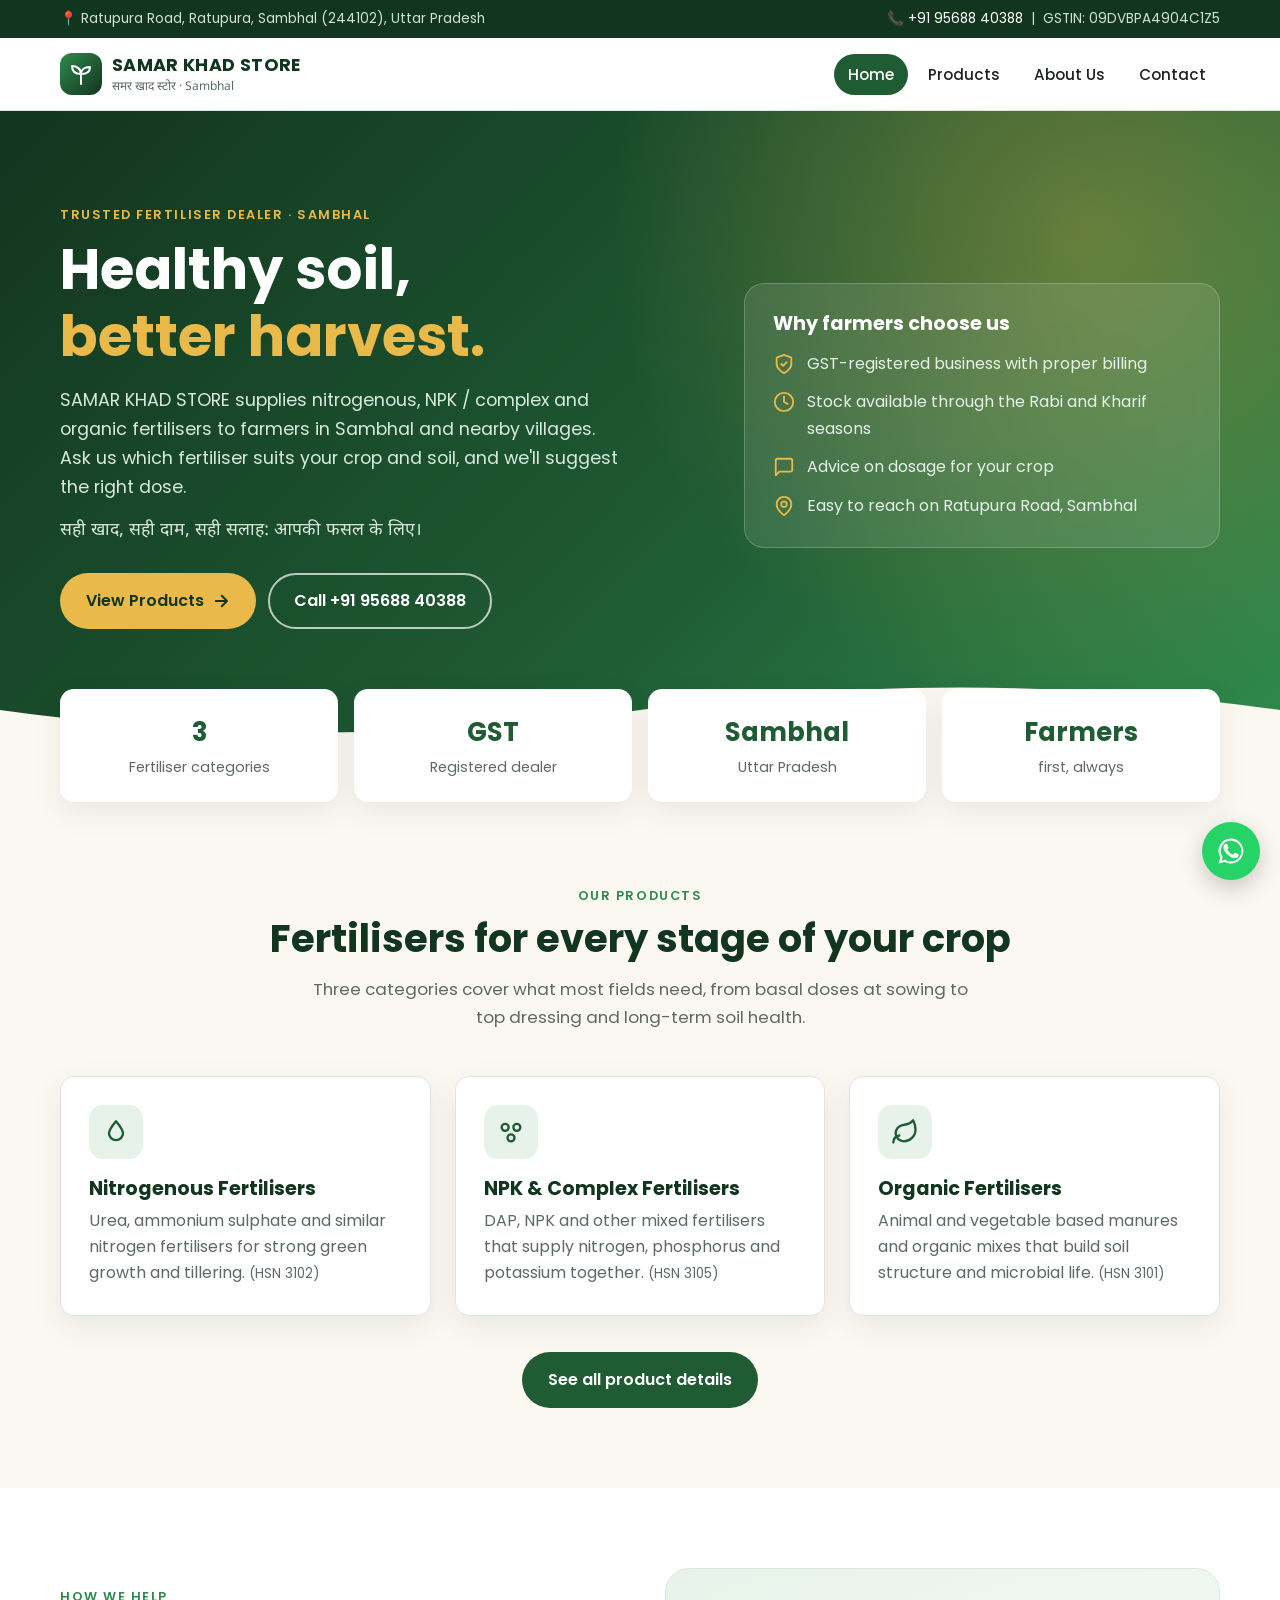
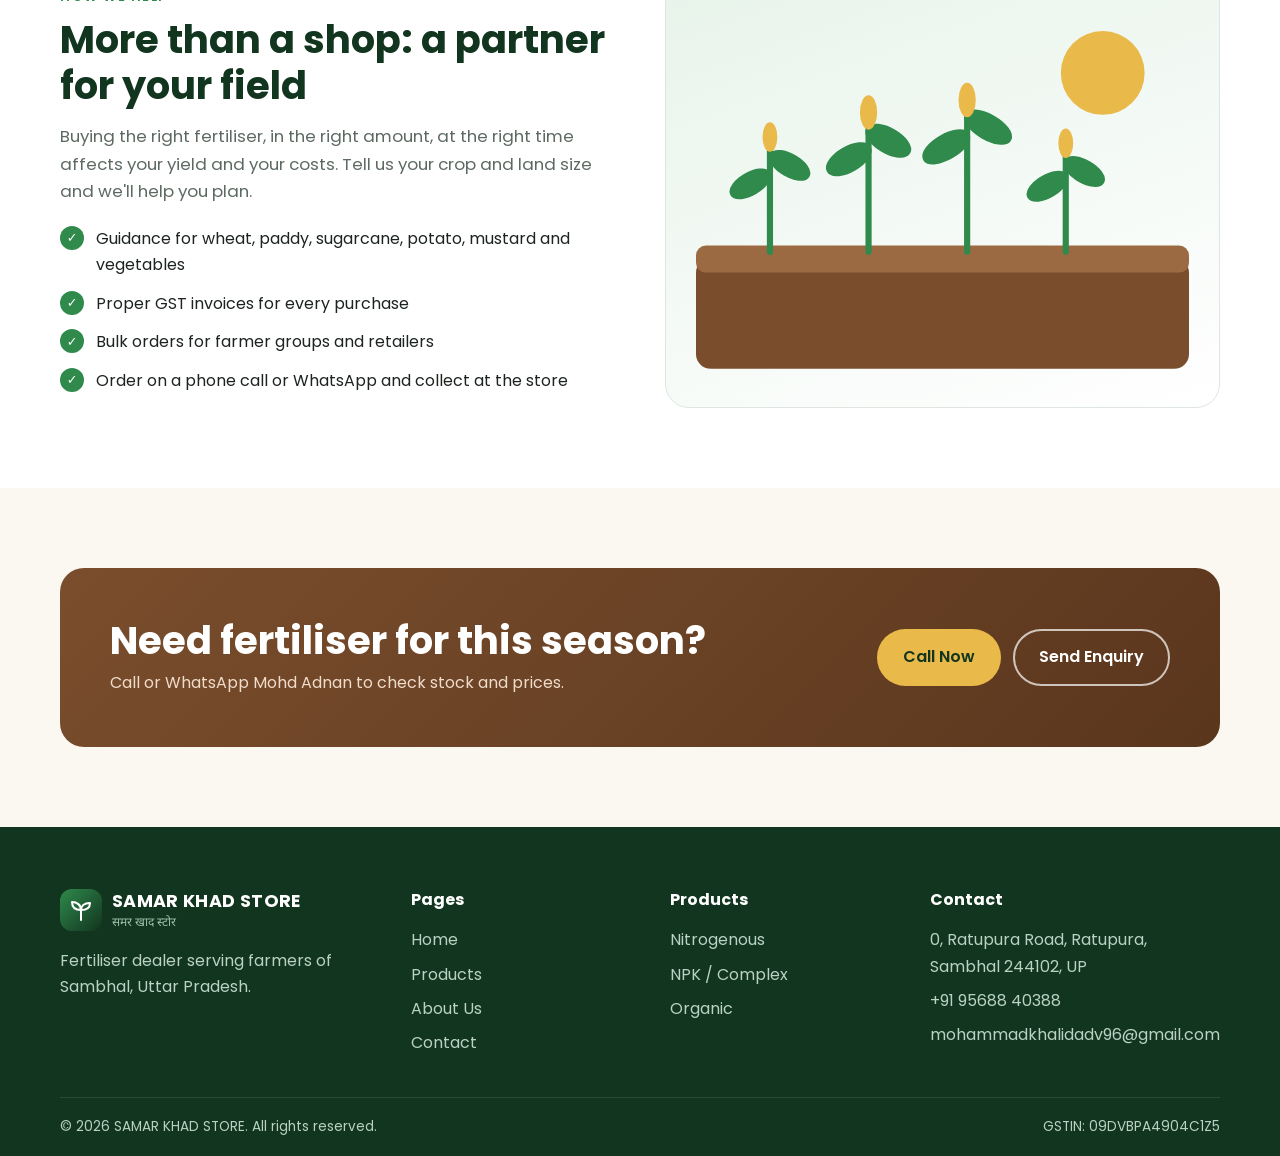
<file: index.html>
<!DOCTYPE html>
<html lang="en">
<head>
  <meta charset="UTF-8">
  <meta name="viewport" content="width=device-width, initial-scale=1.0">
  <title>SAMAR KHAD STORE | Fertiliser Shop in Sambhal, Uttar Pradesh</title>
  <meta name="description" content="SAMAR KHAD STORE, Ratupura Road, Sambhal (UP): nitrogenous, NPK / complex and organic fertilisers for farmers. GSTIN 09DVBPA4904C1Z5.">
  <link rel="icon" href="data:image/svg+xml,<svg xmlns='http://www.w3.org/2000/svg' viewBox='0 0 100 100'><text y='.9em' font-size='90'>🌱</text></svg>">
  <link rel="preconnect" href="https://fonts.googleapis.com">
  <link rel="preconnect" href="https://fonts.gstatic.com" crossorigin>
  <link href="https://fonts.googleapis.com/css2?family=Poppins:wght@400;500;600;700&family=Noto+Sans+Devanagari:wght@500;600&display=swap" rel="stylesheet">
  <link rel="stylesheet" href="css/style.css">
</head>
<body>

  <div class="topbar">
    <div class="container">
      <span>📍 Ratupura Road, Ratupura, Sambhal (244102), Uttar Pradesh</span>
      <span class="hide-sm">📞 <a href="tel:+919568840388">+91 95688 40388</a> &nbsp;|&nbsp; GSTIN: 09DVBPA4904C1Z5</span>
    </div>
  </div>

  <header class="header">
    <div class="container">
      <a href="index.html" class="brand">
        <span class="brand-mark"><svg viewBox="0 0 24 24" fill="none" stroke="currentColor" stroke-width="2" stroke-linecap="round" stroke-linejoin="round"><path d="M12 22V12"/><path d="M12 12C12 7 8 4 3 4c0 5 3 8 9 8z"/><path d="M12 12c0-4 3-7 9-7 0 5-3 7-9 7z"/></svg></span>
        <span><strong>SAMAR KHAD STORE</strong><small class="hi">समर खाद स्टोर · Sambhal</small></span>
      </a>
      <button class="menu-btn" aria-label="Open menu" aria-expanded="false"><svg viewBox="0 0 24 24" fill="none" stroke="currentColor" stroke-width="2" stroke-linecap="round"><path d="M3 6h18M3 12h18M3 18h18"/></svg></button>
      <nav class="nav">
        <ul>
          <li><a href="index.html" class="active">Home</a></li>
          <li><a href="products.html">Products</a></li>
          <li><a href="about.html">About Us</a></li>
          <li><a href="contact.html">Contact</a></li>
        </ul>
      </nav>
    </div>
  </header>

  <main>
    <section class="hero">
      <div class="container">
        <div>
          <span class="eyebrow" style="color:var(--wheat)">Trusted fertiliser dealer · Sambhal</span>
          <h1>Healthy soil,<br><span>better harvest.</span></h1>
          <p>SAMAR KHAD STORE supplies nitrogenous, NPK / complex and organic fertilisers to farmers in Sambhal and nearby villages. Ask us which fertiliser suits your crop and soil, and we'll suggest the right dose.</p>
          <p class="hi" style="margin-top:-14px">सही खाद, सही दाम, सही सलाह: आपकी फसल के लिए।</p>
          <div class="actions">
            <a href="products.html" class="btn btn-primary">View Products
              <svg viewBox="0 0 24 24" fill="none" stroke="currentColor" stroke-width="2.5" stroke-linecap="round" stroke-linejoin="round"><path d="M5 12h14M13 5l7 7-7 7"/></svg>
            </a>
            <a href="tel:+919568840388" class="btn btn-outline">Call +91 95688 40388</a>
          </div>
        </div>
        <div class="hero-card">
          <h3>Why farmers choose us</h3>
          <ul>
            <li><svg viewBox="0 0 24 24" fill="none" stroke="currentColor" stroke-width="2" stroke-linecap="round" stroke-linejoin="round"><path d="M12 22s8-4 8-10V5l-8-3-8 3v7c0 6 8 10 8 10z"/><path d="m9 12 2 2 4-4"/></svg>GST-registered business with proper billing</li>
            <li><svg viewBox="0 0 24 24" fill="none" stroke="currentColor" stroke-width="2" stroke-linecap="round" stroke-linejoin="round"><path d="M12 2a10 10 0 1 0 0 20 10 10 0 0 0 0-20z"/><path d="M12 6v6l4 2"/></svg>Stock available through the Rabi and Kharif seasons</li>
            <li><svg viewBox="0 0 24 24" fill="none" stroke="currentColor" stroke-width="2" stroke-linecap="round" stroke-linejoin="round"><path d="M21 15a2 2 0 0 1-2 2H7l-4 4V5a2 2 0 0 1 2-2h14a2 2 0 0 1 2 2z"/></svg>Advice on dosage for your crop</li>
            <li><svg viewBox="0 0 24 24" fill="none" stroke="currentColor" stroke-width="2" stroke-linecap="round" stroke-linejoin="round"><path d="M20 10c0 6-8 12-8 12s-8-6-8-12a8 8 0 0 1 16 0z"/><circle cx="12" cy="10" r="3"/></svg>Easy to reach on Ratupura Road, Sambhal</li>
          </ul>
        </div>
      </div>
      <svg class="hero-wave" viewBox="0 0 1440 60" preserveAspectRatio="none" fill="currentColor"><path d="M0 60V30c240 30 480 30 720 0s480-30 720 0v30z"/></svg>
    </section>

    <div class="container">
      <div class="stats">
        <div class="stat reveal"><b>3</b><span>Fertiliser categories</span></div>
        <div class="stat reveal"><b>GST</b><span>Registered dealer</span></div>
        <div class="stat reveal"><b>Sambhal</b><span>Uttar Pradesh</span></div>
        <div class="stat reveal"><b>Farmers</b><span>first, always</span></div>
      </div>
    </div>

    <section class="section">
      <div class="container">
        <div class="section-head center">
          <span class="eyebrow">Our Products</span>
          <h2>Fertilisers for every stage of your crop</h2>
          <p class="lead">Three categories cover what most fields need, from basal doses at sowing to top dressing and long-term soil health.</p>
        </div>
        <div class="grid grid-3">
          <article class="card reveal">
            <div class="icon"><svg viewBox="0 0 24 24" fill="none" stroke="currentColor" stroke-width="2" stroke-linecap="round" stroke-linejoin="round"><path d="M12 2.7c3 3.7 6 7.1 6 10.3a6 6 0 0 1-12 0c0-3.2 3-6.6 6-10.3z"/></svg></div>
            <h3>Nitrogenous Fertilisers</h3>
            <p>Urea, ammonium sulphate and similar nitrogen fertilisers for strong green growth and tillering. <small>(HSN 3102)</small></p>
          </article>
          <article class="card reveal">
            <div class="icon"><svg viewBox="0 0 24 24" fill="none" stroke="currentColor" stroke-width="2" stroke-linecap="round" stroke-linejoin="round"><circle cx="7" cy="8" r="3"/><circle cx="17" cy="8" r="3"/><circle cx="12" cy="17" r="3"/></svg></div>
            <h3>NPK &amp; Complex Fertilisers</h3>
            <p>DAP, NPK and other mixed fertilisers that supply nitrogen, phosphorus and potassium together. <small>(HSN 3105)</small></p>
          </article>
          <article class="card reveal">
            <div class="icon"><svg viewBox="0 0 24 24" fill="none" stroke="currentColor" stroke-width="2" stroke-linecap="round" stroke-linejoin="round"><path d="M11 20A7 7 0 0 1 9.8 6.1C15.5 5 17 4.5 19 2c1 2 2 4.2 2 8 0 5.5-4.8 10-10 10z"/><path d="M2 21c0-3 1.9-5.4 5.1-6"/></svg></div>
            <h3>Organic Fertilisers</h3>
            <p>Animal and vegetable based manures and organic mixes that build soil structure and microbial life. <small>(HSN 3101)</small></p>
          </article>
        </div>
        <div class="center" style="margin-top:36px">
          <a href="products.html" class="btn btn-green">See all product details</a>
        </div>
      </div>
    </section>

    <section class="section alt">
      <div class="container split">
        <div class="reveal">
          <span class="eyebrow">How we help</span>
          <h2>More than a shop: a partner for your field</h2>
          <p class="lead">Buying the right fertiliser, in the right amount, at the right time affects your yield and your costs. Tell us your crop and land size and we'll help you plan.</p>
          <ul class="check">
            <li>Guidance for wheat, paddy, sugarcane, potato, mustard and vegetables</li>
            <li>Proper GST invoices for every purchase</li>
            <li>Bulk orders for farmer groups and retailers</li>
            <li>Order on a phone call or WhatsApp and collect at the store</li>
          </ul>
        </div>
        <div class="illus reveal">
          <svg viewBox="0 0 400 300" role="img" aria-label="Illustration of crops growing in a field">
            <rect x="0" y="210" width="400" height="90" rx="12" fill="#7a4e2d"/>
            <rect x="0" y="200" width="400" height="22" rx="8" fill="#9b6a42"/>
            <circle cx="330" cy="60" r="34" fill="#e9b949"/>
            <g stroke="#2f8a4c" stroke-width="5" stroke-linecap="round" fill="#2f8a4c">
              <path d="M60 205V120" fill="none"/><ellipse cx="44" cy="150" rx="16" ry="7" transform="rotate(-30 44 150)"/><ellipse cx="76" cy="135" rx="16" ry="7" transform="rotate(30 76 135)"/>
              <path d="M140 205V100" fill="none"/><ellipse cx="124" cy="130" rx="18" ry="8" transform="rotate(-30 124 130)"/><ellipse cx="156" cy="115" rx="18" ry="8" transform="rotate(30 156 115)"/>
              <path d="M220 205V90" fill="none"/><ellipse cx="203" cy="120" rx="19" ry="8" transform="rotate(-30 203 120)"/><ellipse cx="237" cy="104" rx="19" ry="8" transform="rotate(30 237 104)"/>
              <path d="M300 205V125" fill="none"/><ellipse cx="285" cy="152" rx="16" ry="7" transform="rotate(-30 285 152)"/><ellipse cx="315" cy="140" rx="16" ry="7" transform="rotate(30 315 140)"/>
            </g>
            <g fill="#e9b949"><ellipse cx="60" cy="112" rx="6" ry="12"/><ellipse cx="140" cy="92" rx="7" ry="14"/><ellipse cx="220" cy="82" rx="7" ry="14"/><ellipse cx="300" cy="117" rx="6" ry="12"/></g>
          </svg>
        </div>
      </div>
    </section>

    <section class="section">
      <div class="container">
        <div class="cta reveal">
          <div>
            <h2>Need fertiliser for this season?</h2>
            <p>Call or WhatsApp Mohd Adnan to check stock and prices.</p>
          </div>
          <div style="display:flex;gap:12px;flex-wrap:wrap">
            <a href="tel:+919568840388" class="btn btn-primary">Call Now</a>
            <a href="contact.html" class="btn btn-outline">Send Enquiry</a>
          </div>
        </div>
      </div>
    </section>
  </main>

  <footer class="footer">
    <div class="container">
      <div class="grid">
        <div>
          <a href="index.html" class="brand" style="margin-bottom:14px">
            <span class="brand-mark"><svg viewBox="0 0 24 24" fill="none" stroke="currentColor" stroke-width="2" stroke-linecap="round" stroke-linejoin="round"><path d="M12 22V12"/><path d="M12 12C12 7 8 4 3 4c0 5 3 8 9 8z"/><path d="M12 12c0-4 3-7 9-7 0 5-3 7-9 7z"/></svg></span>
            <span><strong>SAMAR KHAD STORE</strong><small class="hi">समर खाद स्टोर</small></span>
          </a>
          <p>Fertiliser dealer serving farmers of Sambhal, Uttar Pradesh.</p>
        </div>
        <div>
          <h4>Pages</h4>
          <ul><li><a href="index.html">Home</a></li><li><a href="products.html">Products</a></li><li><a href="about.html">About Us</a></li><li><a href="contact.html">Contact</a></li></ul>
        </div>
        <div>
          <h4>Products</h4>
          <ul><li><a href="products.html#nitrogenous">Nitrogenous</a></li><li><a href="products.html#npk">NPK / Complex</a></li><li><a href="products.html#organic">Organic</a></li></ul>
        </div>
        <div>
          <h4>Contact</h4>
          <ul>
            <li>0, Ratupura Road, Ratupura, Sambhal 244102, UP</li>
            <li><a href="tel:+919568840388">+91 95688 40388</a></li>
            <li><a href="mailto:mohammadkhalidadv96@gmail.com">mohammadkhalidadv96@gmail.com</a></li>
          </ul>
        </div>
      </div>
      <div class="footer-bottom">
        <span>© <span id="year">2026</span> SAMAR KHAD STORE. All rights reserved.</span>
        <span>GSTIN: 09DVBPA4904C1Z5</span>
      </div>
    </div>
  </footer>

  <a class="wa-float" href="https://wa.me/919568840388" target="_blank" rel="noopener" aria-label="Chat on WhatsApp"><svg viewBox="0 0 24 24" fill="currentColor"><path d="M17.5 14.4c-.3-.1-1.8-.9-2-1-.3-.1-.5-.1-.7.1-.2.3-.8 1-.9 1.2-.2.2-.3.2-.6.1-.3-.1-1.3-.5-2.4-1.5-.9-.8-1.5-1.8-1.7-2.1-.2-.3 0-.5.1-.6l.4-.5c.2-.2.2-.3.3-.5.1-.2 0-.4 0-.5l-.9-2.2c-.2-.6-.5-.5-.7-.5h-.6c-.2 0-.5.1-.8.4-.3.3-1 1-1 2.5s1.1 2.9 1.2 3.1c.1.2 2.1 3.2 5.1 4.5.7.3 1.3.5 1.7.6.7.2 1.4.2 1.9.1.6-.1 1.8-.7 2-1.4.2-.7.2-1.3.2-1.4-.1-.2-.3-.3-.6-.4zM12 2a10 10 0 0 0-8.6 15.1L2 22l5-1.3A10 10 0 1 0 12 2zm0 18.3c-1.5 0-3-.4-4.2-1.2l-.3-.2-3 .8.8-2.9-.2-.3A8.3 8.3 0 1 1 12 20.3z"/></svg></a>

  <script src="js/main.js"></script>
</body>
</html>
</file>
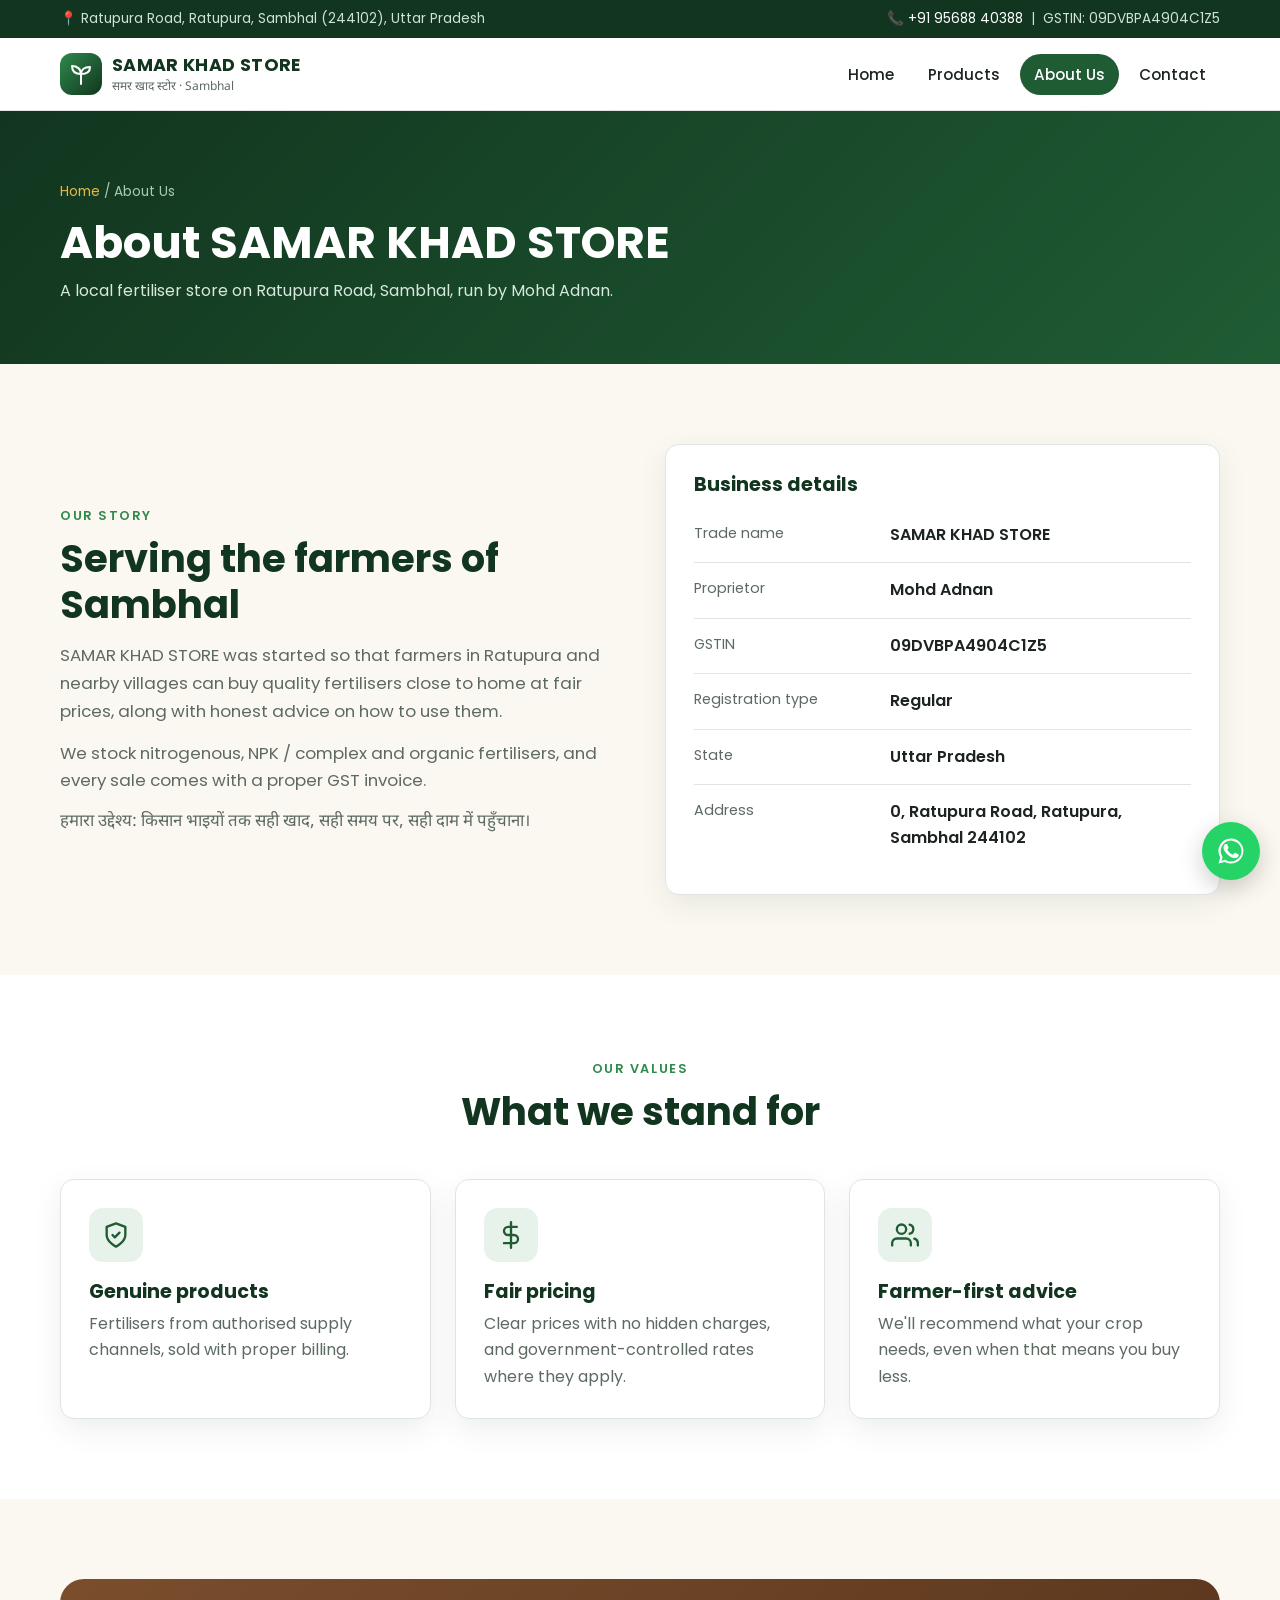
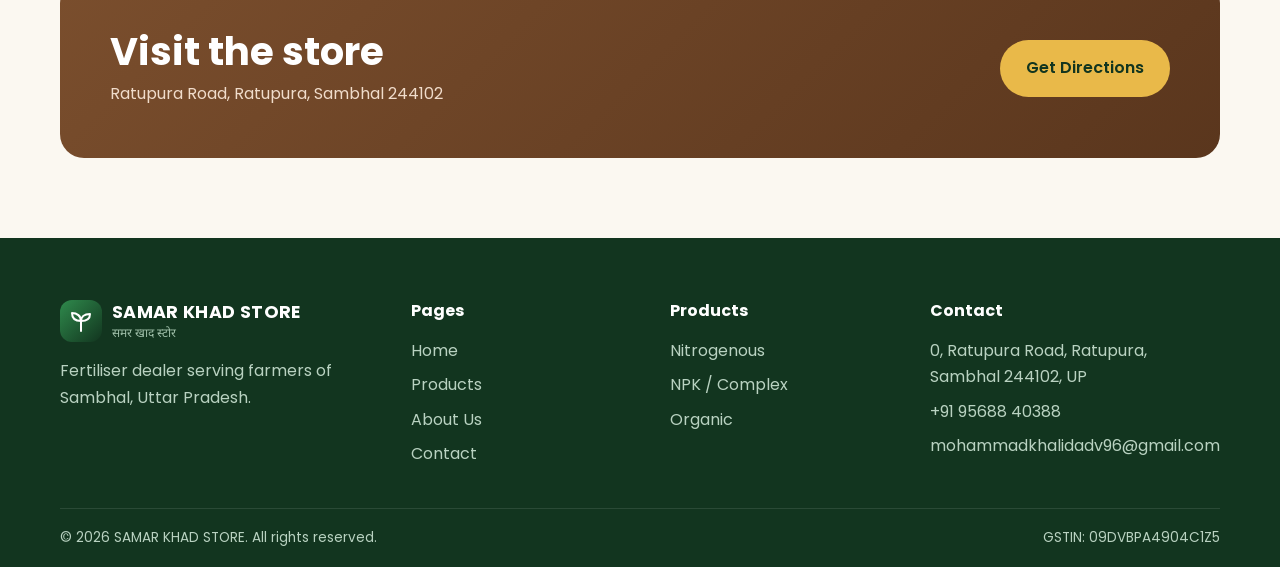
<file: about.html>
<!DOCTYPE html>
<html lang="en">
<head>
  <meta charset="UTF-8">
  <meta name="viewport" content="width=device-width, initial-scale=1.0">
  <title>About Us | SAMAR KHAD STORE, Sambhal</title>
  <meta name="description" content="About SAMAR KHAD STORE, a fertiliser dealer on Ratupura Road, Sambhal, run by Mohd Adnan. GSTIN 09DVBPA4904C1Z5.">
  <link rel="icon" href="data:image/svg+xml,<svg xmlns='http://www.w3.org/2000/svg' viewBox='0 0 100 100'><text y='.9em' font-size='90'>🌱</text></svg>">
  <link rel="preconnect" href="https://fonts.googleapis.com">
  <link rel="preconnect" href="https://fonts.gstatic.com" crossorigin>
  <link href="https://fonts.googleapis.com/css2?family=Poppins:wght@400;500;600;700&family=Noto+Sans+Devanagari:wght@500;600&display=swap" rel="stylesheet">
  <link rel="stylesheet" href="css/style.css">
</head>
<body>

  <div class="topbar">
    <div class="container">
      <span>📍 Ratupura Road, Ratupura, Sambhal (244102), Uttar Pradesh</span>
      <span class="hide-sm">📞 <a href="tel:+919568840388">+91 95688 40388</a> &nbsp;|&nbsp; GSTIN: 09DVBPA4904C1Z5</span>
    </div>
  </div>

  <header class="header">
    <div class="container">
      <a href="index.html" class="brand">
        <span class="brand-mark"><svg viewBox="0 0 24 24" fill="none" stroke="currentColor" stroke-width="2" stroke-linecap="round" stroke-linejoin="round"><path d="M12 22V12"/><path d="M12 12C12 7 8 4 3 4c0 5 3 8 9 8z"/><path d="M12 12c0-4 3-7 9-7 0 5-3 7-9 7z"/></svg></span>
        <span><strong>SAMAR KHAD STORE</strong><small class="hi">समर खाद स्टोर · Sambhal</small></span>
      </a>
      <button class="menu-btn" aria-label="Open menu" aria-expanded="false"><svg viewBox="0 0 24 24" fill="none" stroke="currentColor" stroke-width="2" stroke-linecap="round"><path d="M3 6h18M3 12h18M3 18h18"/></svg></button>
      <nav class="nav">
        <ul>
          <li><a href="index.html">Home</a></li>
          <li><a href="products.html">Products</a></li>
          <li><a href="about.html" class="active">About Us</a></li>
          <li><a href="contact.html">Contact</a></li>
        </ul>
      </nav>
    </div>
  </header>

  <main>
    <section class="page-hero">
      <div class="container">
        <div class="crumbs"><a href="index.html">Home</a> / About Us</div>
        <h1>About SAMAR KHAD STORE</h1>
        <p>A local fertiliser store on Ratupura Road, Sambhal, run by Mohd Adnan.</p>
      </div>
    </section>

    <section class="section">
      <div class="container split">
        <div class="reveal">
          <span class="eyebrow">Our story</span>
          <h2>Serving the farmers of Sambhal</h2>
          <p class="lead">SAMAR KHAD STORE was started so that farmers in Ratupura and nearby villages can buy quality fertilisers close to home at fair prices, along with honest advice on how to use them.</p>
          <p class="lead" style="margin-top:14px">We stock nitrogenous, NPK / complex and organic fertilisers, and every sale comes with a proper GST invoice.</p>
          <p class="hi lead" style="margin-top:14px">हमारा उद्देश्य: किसान भाइयों तक सही खाद, सही समय पर, सही दाम में पहुँचाना।</p>
        </div>
        <div class="card reveal">
          <h3 style="margin-bottom:12px">Business details</h3>
          <dl class="info-list">
            <div class="info-row"><dt>Trade name</dt><dd>SAMAR KHAD STORE</dd></div>
            <div class="info-row"><dt>Proprietor</dt><dd>Mohd Adnan</dd></div>
            <div class="info-row"><dt>GSTIN</dt><dd>09DVBPA4904C1Z5</dd></div>
            <div class="info-row"><dt>Registration type</dt><dd>Regular</dd></div>
            <div class="info-row"><dt>State</dt><dd>Uttar Pradesh</dd></div>
            <div class="info-row"><dt>Address</dt><dd>0, Ratupura Road, Ratupura, Sambhal 244102</dd></div>
          </dl>
        </div>
      </div>
    </section>

    <section class="section alt">
      <div class="container">
        <div class="section-head center">
          <span class="eyebrow">Our values</span>
          <h2>What we stand for</h2>
        </div>
        <div class="grid grid-3">
          <div class="card reveal">
            <div class="icon"><svg viewBox="0 0 24 24" fill="none" stroke="currentColor" stroke-width="2" stroke-linecap="round" stroke-linejoin="round"><path d="M12 22s8-4 8-10V5l-8-3-8 3v7c0 6 8 10 8 10z"/><path d="m9 12 2 2 4-4"/></svg></div>
            <h3>Genuine products</h3>
            <p>Fertilisers from authorised supply channels, sold with proper billing.</p>
          </div>
          <div class="card reveal">
            <div class="icon"><svg viewBox="0 0 24 24" fill="none" stroke="currentColor" stroke-width="2" stroke-linecap="round" stroke-linejoin="round"><path d="M12 1v22M17 5H9.5a3.5 3.5 0 0 0 0 7h5a3.5 3.5 0 0 1 0 7H6"/></svg></div>
            <h3>Fair pricing</h3>
            <p>Clear prices with no hidden charges, and government-controlled rates where they apply.</p>
          </div>
          <div class="card reveal">
            <div class="icon"><svg viewBox="0 0 24 24" fill="none" stroke="currentColor" stroke-width="2" stroke-linecap="round" stroke-linejoin="round"><path d="M17 21v-2a4 4 0 0 0-4-4H5a4 4 0 0 0-4 4v2"/><circle cx="9" cy="7" r="4"/><path d="M23 21v-2a4 4 0 0 0-3-3.9M16 3.1a4 4 0 0 1 0 7.8"/></svg></div>
            <h3>Farmer-first advice</h3>
            <p>We'll recommend what your crop needs, even when that means you buy less.</p>
          </div>
        </div>
      </div>
    </section>

    <section class="section">
      <div class="container">
        <div class="cta reveal">
          <div>
            <h2>Visit the store</h2>
            <p>Ratupura Road, Ratupura, Sambhal 244102</p>
          </div>
          <a href="contact.html" class="btn btn-primary">Get Directions</a>
        </div>
      </div>
    </section>
  </main>

  <footer class="footer">
    <div class="container">
      <div class="grid">
        <div>
          <a href="index.html" class="brand" style="margin-bottom:14px">
            <span class="brand-mark"><svg viewBox="0 0 24 24" fill="none" stroke="currentColor" stroke-width="2" stroke-linecap="round" stroke-linejoin="round"><path d="M12 22V12"/><path d="M12 12C12 7 8 4 3 4c0 5 3 8 9 8z"/><path d="M12 12c0-4 3-7 9-7 0 5-3 7-9 7z"/></svg></span>
            <span><strong>SAMAR KHAD STORE</strong><small class="hi">समर खाद स्टोर</small></span>
          </a>
          <p>Fertiliser dealer serving farmers of Sambhal, Uttar Pradesh.</p>
        </div>
        <div>
          <h4>Pages</h4>
          <ul><li><a href="index.html">Home</a></li><li><a href="products.html">Products</a></li><li><a href="about.html">About Us</a></li><li><a href="contact.html">Contact</a></li></ul>
        </div>
        <div>
          <h4>Products</h4>
          <ul><li><a href="products.html#nitrogenous">Nitrogenous</a></li><li><a href="products.html#npk">NPK / Complex</a></li><li><a href="products.html#organic">Organic</a></li></ul>
        </div>
        <div>
          <h4>Contact</h4>
          <ul>
            <li>0, Ratupura Road, Ratupura, Sambhal 244102, UP</li>
            <li><a href="tel:+919568840388">+91 95688 40388</a></li>
            <li><a href="mailto:mohammadkhalidadv96@gmail.com">mohammadkhalidadv96@gmail.com</a></li>
          </ul>
        </div>
      </div>
      <div class="footer-bottom">
        <span>© <span id="year">2026</span> SAMAR KHAD STORE. All rights reserved.</span>
        <span>GSTIN: 09DVBPA4904C1Z5</span>
      </div>
    </div>
  </footer>

  <a class="wa-float" href="https://wa.me/919568840388" target="_blank" rel="noopener" aria-label="Chat on WhatsApp"><svg viewBox="0 0 24 24" fill="currentColor"><path d="M17.5 14.4c-.3-.1-1.8-.9-2-1-.3-.1-.5-.1-.7.1-.2.3-.8 1-.9 1.2-.2.2-.3.2-.6.1-.3-.1-1.3-.5-2.4-1.5-.9-.8-1.5-1.8-1.7-2.1-.2-.3 0-.5.1-.6l.4-.5c.2-.2.2-.3.3-.5.1-.2 0-.4 0-.5l-.9-2.2c-.2-.6-.5-.5-.7-.5h-.6c-.2 0-.5.1-.8.4-.3.3-1 1-1 2.5s1.1 2.9 1.2 3.1c.1.2 2.1 3.2 5.1 4.5.7.3 1.3.5 1.7.6.7.2 1.4.2 1.9.1.6-.1 1.8-.7 2-1.4.2-.7.2-1.3.2-1.4-.1-.2-.3-.3-.6-.4zM12 2a10 10 0 0 0-8.6 15.1L2 22l5-1.3A10 10 0 1 0 12 2zm0 18.3c-1.5 0-3-.4-4.2-1.2l-.3-.2-3 .8.8-2.9-.2-.3A8.3 8.3 0 1 1 12 20.3z"/></svg></a>

  <script src="js/main.js"></script>
</body>
</html>
</file>
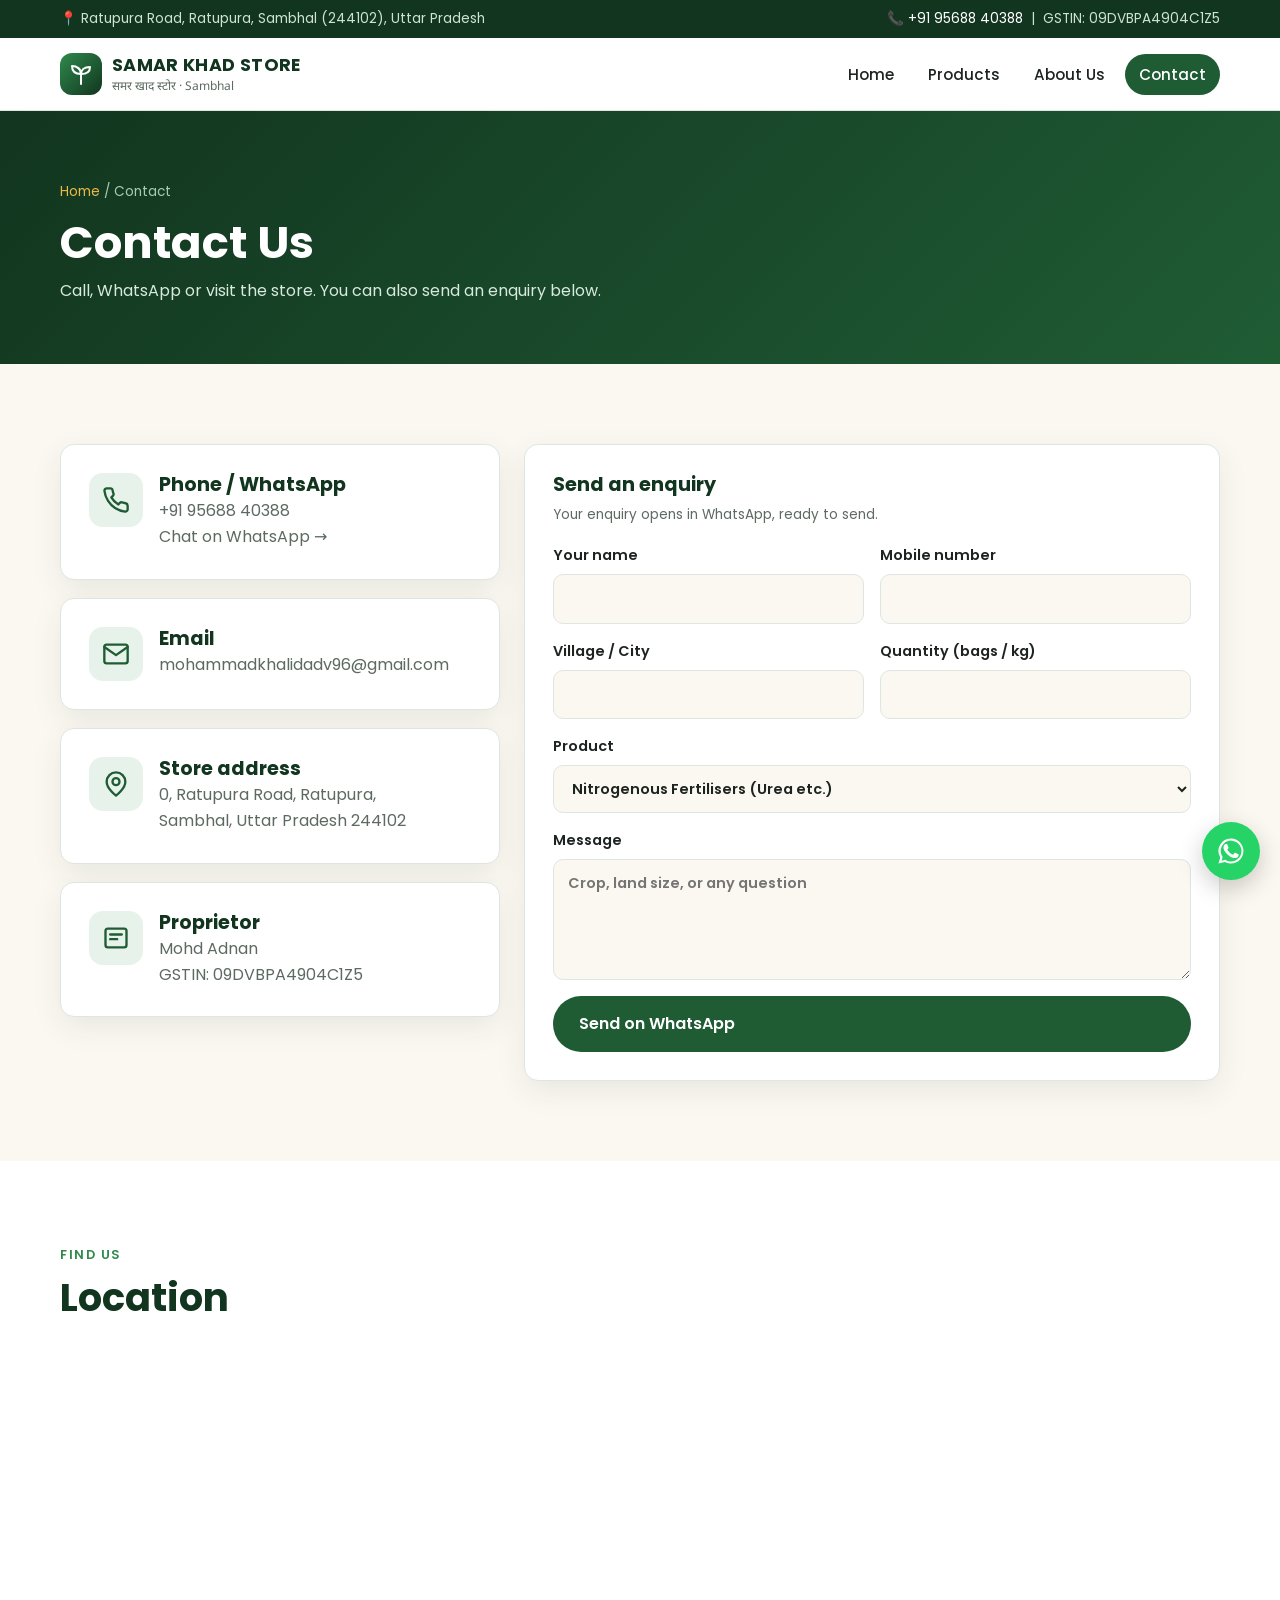
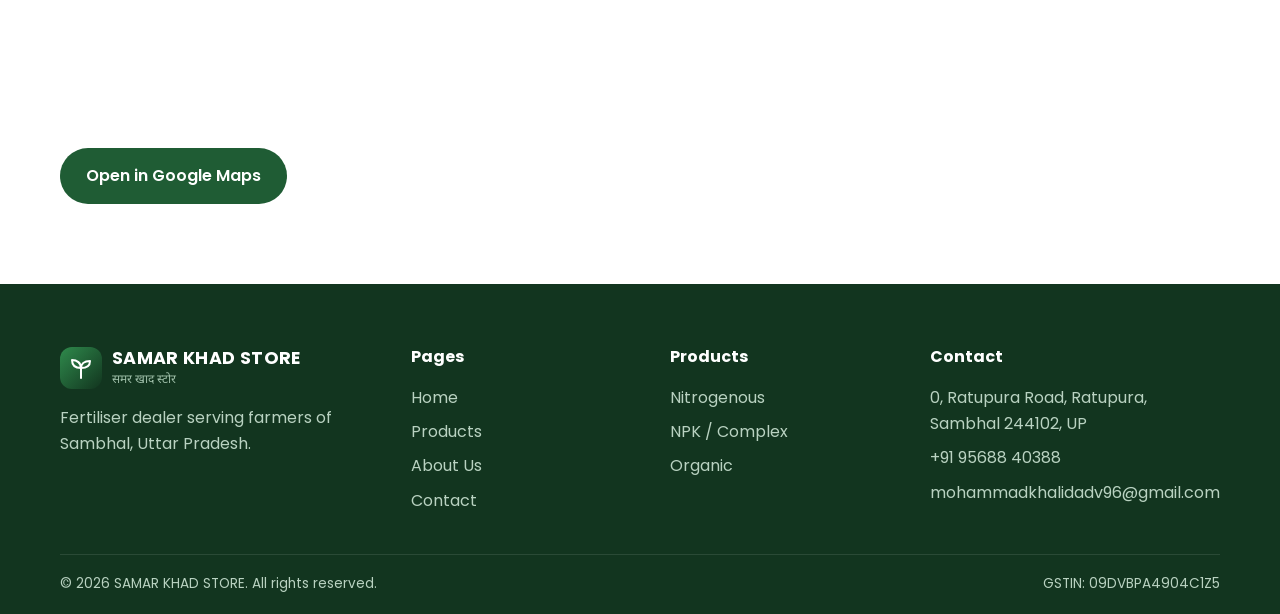
<file: contact.html>
<!DOCTYPE html>
<html lang="en">
<head>
  <meta charset="UTF-8">
  <meta name="viewport" content="width=device-width, initial-scale=1.0">
  <title>Contact | SAMAR KHAD STORE, Sambhal</title>
  <meta name="description" content="Contact SAMAR KHAD STORE: +91 95688 40388, Ratupura Road, Ratupura, Sambhal 244102, Uttar Pradesh.">
  <link rel="icon" href="data:image/svg+xml,<svg xmlns='http://www.w3.org/2000/svg' viewBox='0 0 100 100'><text y='.9em' font-size='90'>🌱</text></svg>">
  <link rel="preconnect" href="https://fonts.googleapis.com">
  <link rel="preconnect" href="https://fonts.gstatic.com" crossorigin>
  <link href="https://fonts.googleapis.com/css2?family=Poppins:wght@400;500;600;700&family=Noto+Sans+Devanagari:wght@500;600&display=swap" rel="stylesheet">
  <link rel="stylesheet" href="css/style.css">
</head>
<body>

  <div class="topbar">
    <div class="container">
      <span>📍 Ratupura Road, Ratupura, Sambhal (244102), Uttar Pradesh</span>
      <span class="hide-sm">📞 <a href="tel:+919568840388">+91 95688 40388</a> &nbsp;|&nbsp; GSTIN: 09DVBPA4904C1Z5</span>
    </div>
  </div>

  <header class="header">
    <div class="container">
      <a href="index.html" class="brand">
        <span class="brand-mark"><svg viewBox="0 0 24 24" fill="none" stroke="currentColor" stroke-width="2" stroke-linecap="round" stroke-linejoin="round"><path d="M12 22V12"/><path d="M12 12C12 7 8 4 3 4c0 5 3 8 9 8z"/><path d="M12 12c0-4 3-7 9-7 0 5-3 7-9 7z"/></svg></span>
        <span><strong>SAMAR KHAD STORE</strong><small class="hi">समर खाद स्टोर · Sambhal</small></span>
      </a>
      <button class="menu-btn" aria-label="Open menu" aria-expanded="false"><svg viewBox="0 0 24 24" fill="none" stroke="currentColor" stroke-width="2" stroke-linecap="round"><path d="M3 6h18M3 12h18M3 18h18"/></svg></button>
      <nav class="nav">
        <ul>
          <li><a href="index.html">Home</a></li>
          <li><a href="products.html">Products</a></li>
          <li><a href="about.html">About Us</a></li>
          <li><a href="contact.html" class="active">Contact</a></li>
        </ul>
      </nav>
    </div>
  </header>

  <main>
    <section class="page-hero">
      <div class="container">
        <div class="crumbs"><a href="index.html">Home</a> / Contact</div>
        <h1>Contact Us</h1>
        <p>Call, WhatsApp or visit the store. You can also send an enquiry below.</p>
      </div>
    </section>

    <section class="section">
      <div class="container grid grid-2" style="align-items:start">
        <div class="grid" style="gap:18px">
          <div class="card contact-item reveal">
            <div class="icon"><svg viewBox="0 0 24 24" fill="none" stroke="currentColor" stroke-width="2" stroke-linecap="round" stroke-linejoin="round"><path d="M22 16.9v3a2 2 0 0 1-2.2 2 19.8 19.8 0 0 1-8.6-3.1 19.5 19.5 0 0 1-6-6A19.8 19.8 0 0 1 2.1 4.2 2 2 0 0 1 4.1 2h3a2 2 0 0 1 2 1.7c.1.9.4 1.8.7 2.7a2 2 0 0 1-.5 2.1L8 9.8a16 16 0 0 0 6 6l1.3-1.3a2 2 0 0 1 2.1-.4c.9.3 1.8.6 2.7.7a2 2 0 0 1 1.7 2z"/></svg></div>
            <div><h3>Phone / WhatsApp</h3><a href="tel:+919568840388">+91 95688 40388</a><br><a href="https://wa.me/919568840388" target="_blank" rel="noopener">Chat on WhatsApp →</a></div>
          </div>
          <div class="card contact-item reveal">
            <div class="icon"><svg viewBox="0 0 24 24" fill="none" stroke="currentColor" stroke-width="2" stroke-linecap="round" stroke-linejoin="round"><path d="M4 4h16a2 2 0 0 1 2 2v12a2 2 0 0 1-2 2H4a2 2 0 0 1-2-2V6a2 2 0 0 1 2-2z"/><path d="m22 6-10 7L2 6"/></svg></div>
            <div><h3>Email</h3><a href="mailto:mohammadkhalidadv96@gmail.com">mohammadkhalidadv96@gmail.com</a></div>
          </div>
          <div class="card contact-item reveal">
            <div class="icon"><svg viewBox="0 0 24 24" fill="none" stroke="currentColor" stroke-width="2" stroke-linecap="round" stroke-linejoin="round"><path d="M20 10c0 6-8 12-8 12s-8-6-8-12a8 8 0 0 1 16 0z"/><circle cx="12" cy="10" r="3"/></svg></div>
            <div><h3>Store address</h3><p>0, Ratupura Road, Ratupura,<br>Sambhal, Uttar Pradesh 244102</p></div>
          </div>
          <div class="card contact-item reveal">
            <div class="icon"><svg viewBox="0 0 24 24" fill="none" stroke="currentColor" stroke-width="2" stroke-linecap="round" stroke-linejoin="round"><rect x="3" y="4" width="18" height="16" rx="2"/><path d="M7 9h10M7 13h6"/></svg></div>
            <div><h3>Proprietor</h3><p>Mohd Adnan<br>GSTIN: 09DVBPA4904C1Z5</p></div>
          </div>
        </div>

        <div class="card reveal">
          <h3>Send an enquiry</h3>
          <p class="note" style="margin-bottom:18px">Your enquiry opens in WhatsApp, ready to send.</p>
          <form id="enquiry-form">
            <div class="form-row">
              <label>Your name<input name="name" required autocomplete="name"></label>
              <label>Mobile number<input name="phone" type="tel" required pattern="[0-9+\s]{10,14}" autocomplete="tel"></label>
            </div>
            <div class="form-row">
              <label>Village / City<input name="village"></label>
              <label>Quantity (bags / kg)<input name="qty"></label>
            </div>
            <label>Product
              <select name="product" id="product" required>
                <option value="Nitrogenous Fertilisers">Nitrogenous Fertilisers (Urea etc.)</option>
                <option value="NPK / Complex Fertilisers">NPK / Complex Fertilisers (DAP, NPK)</option>
                <option value="Organic Fertilisers">Organic Fertilisers</option>
                <option value="Other / Advice">Other / Need advice</option>
              </select>
            </label>
            <label>Message<textarea name="message" rows="4" placeholder="Crop, land size, or any question"></textarea></label>
            <button type="submit" class="btn btn-green">Send on WhatsApp</button>
          </form>
        </div>
      </div>
    </section>

    <section class="section alt">
      <div class="container">
        <div class="section-head">
          <span class="eyebrow">Find us</span>
          <h2>Location</h2>
        </div>
        <iframe class="map" title="Map of Ratupura, Sambhal" loading="lazy" referrerpolicy="no-referrer-when-downgrade"
          src="https://maps.google.com/maps?q=Ratupura%20Road%2C%20Ratupura%2C%20Sambhal%20244102&z=14&output=embed"></iframe>
        <p style="margin-top:14px"><a class="btn btn-green" target="_blank" rel="noopener" href="https://www.google.com/maps/search/?api=1&query=Ratupura+Road+Ratupura+Sambhal+244102">Open in Google Maps</a></p>
      </div>
    </section>
  </main>

  <footer class="footer">
    <div class="container">
      <div class="grid">
        <div>
          <a href="index.html" class="brand" style="margin-bottom:14px">
            <span class="brand-mark"><svg viewBox="0 0 24 24" fill="none" stroke="currentColor" stroke-width="2" stroke-linecap="round" stroke-linejoin="round"><path d="M12 22V12"/><path d="M12 12C12 7 8 4 3 4c0 5 3 8 9 8z"/><path d="M12 12c0-4 3-7 9-7 0 5-3 7-9 7z"/></svg></span>
            <span><strong>SAMAR KHAD STORE</strong><small class="hi">समर खाद स्टोर</small></span>
          </a>
          <p>Fertiliser dealer serving farmers of Sambhal, Uttar Pradesh.</p>
        </div>
        <div>
          <h4>Pages</h4>
          <ul><li><a href="index.html">Home</a></li><li><a href="products.html">Products</a></li><li><a href="about.html">About Us</a></li><li><a href="contact.html">Contact</a></li></ul>
        </div>
        <div>
          <h4>Products</h4>
          <ul><li><a href="products.html#nitrogenous">Nitrogenous</a></li><li><a href="products.html#npk">NPK / Complex</a></li><li><a href="products.html#organic">Organic</a></li></ul>
        </div>
        <div>
          <h4>Contact</h4>
          <ul>
            <li>0, Ratupura Road, Ratupura, Sambhal 244102, UP</li>
            <li><a href="tel:+919568840388">+91 95688 40388</a></li>
            <li><a href="mailto:mohammadkhalidadv96@gmail.com">mohammadkhalidadv96@gmail.com</a></li>
          </ul>
        </div>
      </div>
      <div class="footer-bottom">
        <span>© <span id="year">2026</span> SAMAR KHAD STORE. All rights reserved.</span>
        <span>GSTIN: 09DVBPA4904C1Z5</span>
      </div>
    </div>
  </footer>

  <a class="wa-float" href="https://wa.me/919568840388" target="_blank" rel="noopener" aria-label="Chat on WhatsApp"><svg viewBox="0 0 24 24" fill="currentColor"><path d="M17.5 14.4c-.3-.1-1.8-.9-2-1-.3-.1-.5-.1-.7.1-.2.3-.8 1-.9 1.2-.2.2-.3.2-.6.1-.3-.1-1.3-.5-2.4-1.5-.9-.8-1.5-1.8-1.7-2.1-.2-.3 0-.5.1-.6l.4-.5c.2-.2.2-.3.3-.5.1-.2 0-.4 0-.5l-.9-2.2c-.2-.6-.5-.5-.7-.5h-.6c-.2 0-.5.1-.8.4-.3.3-1 1-1 2.5s1.1 2.9 1.2 3.1c.1.2 2.1 3.2 5.1 4.5.7.3 1.3.5 1.7.6.7.2 1.4.2 1.9.1.6-.1 1.8-.7 2-1.4.2-.7.2-1.3.2-1.4-.1-.2-.3-.3-.6-.4zM12 2a10 10 0 0 0-8.6 15.1L2 22l5-1.3A10 10 0 1 0 12 2zm0 18.3c-1.5 0-3-.4-4.2-1.2l-.3-.2-3 .8.8-2.9-.2-.3A8.3 8.3 0 1 1 12 20.3z"/></svg></a>

  <script src="js/main.js"></script>
</body>
</html>
</file>
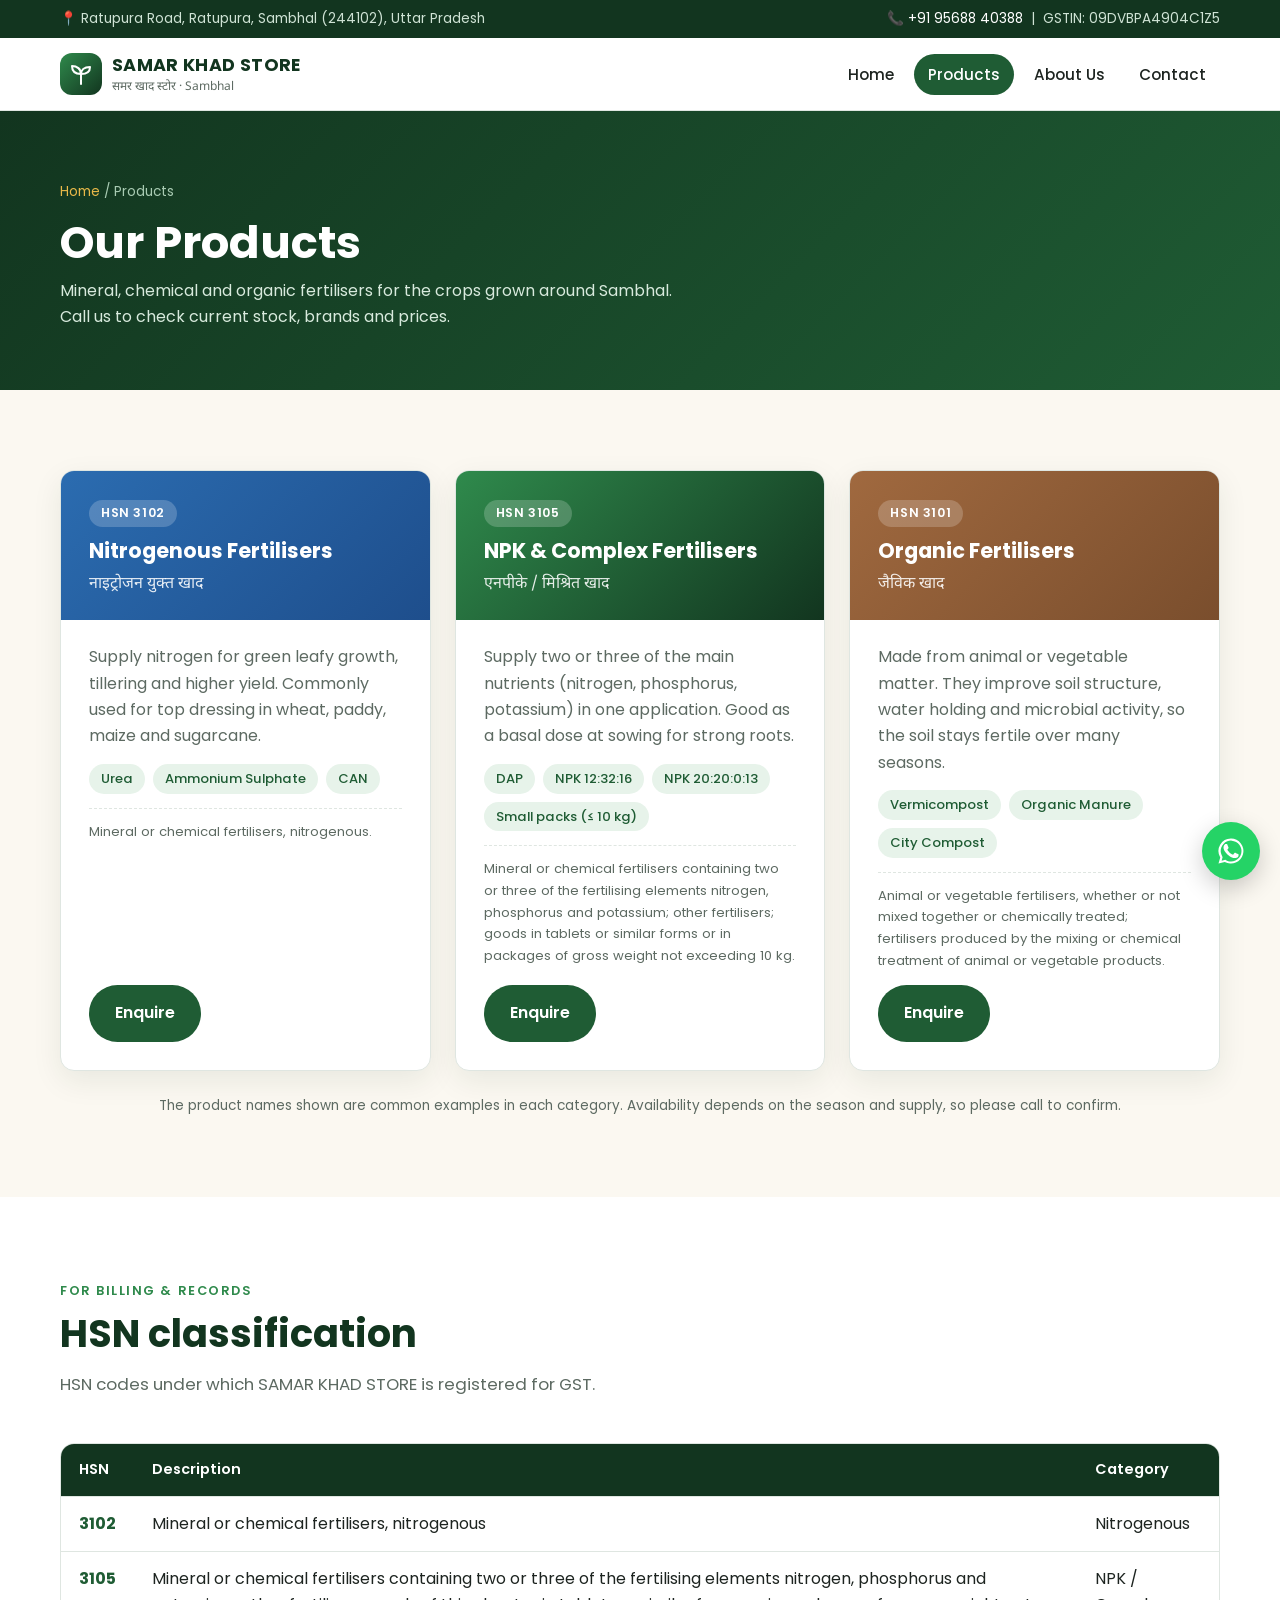
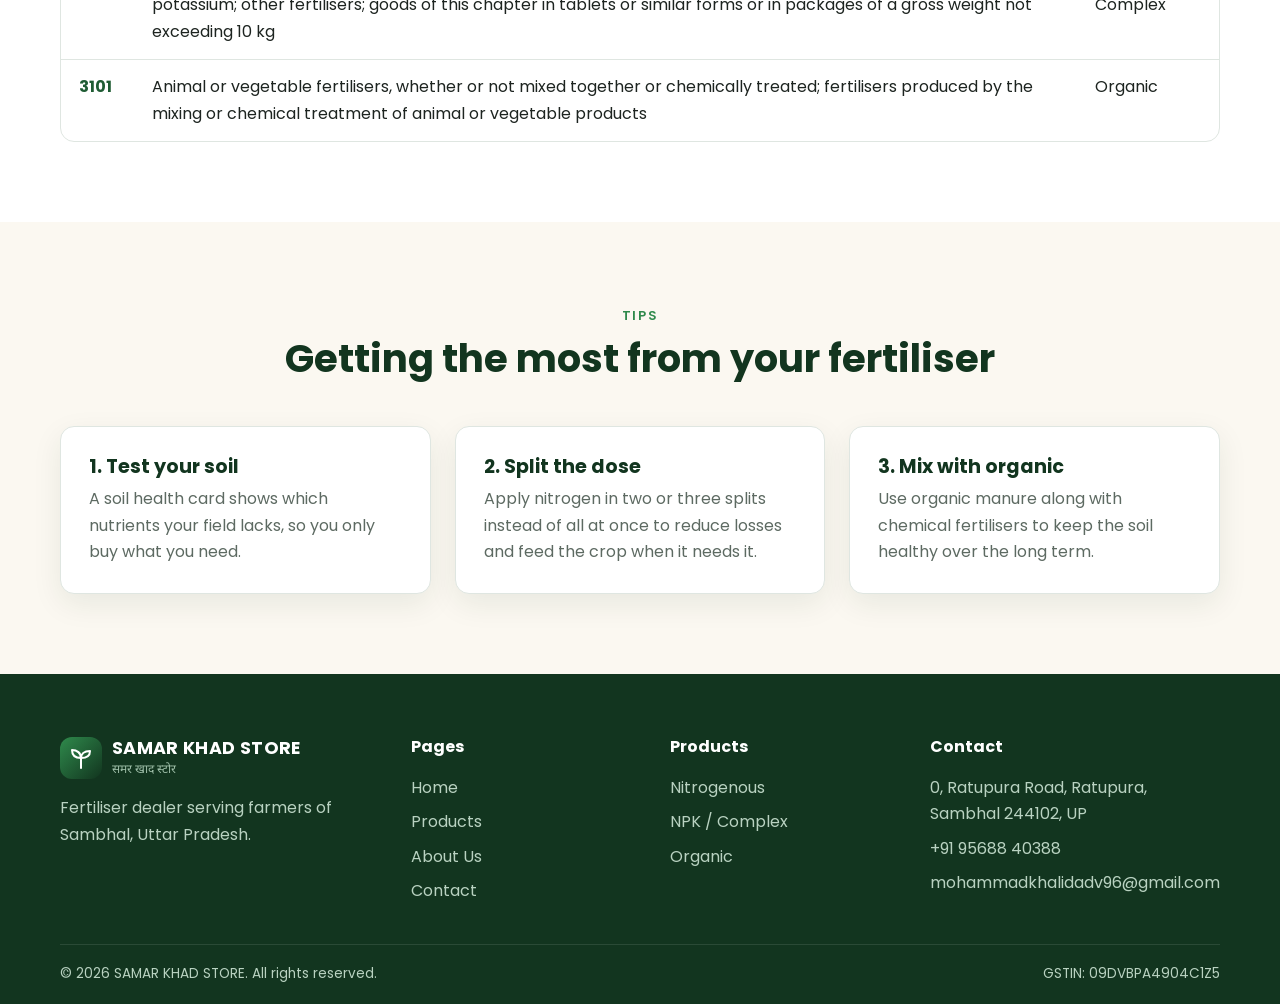
<file: products.html>
<!DOCTYPE html>
<html lang="en">
<head>
  <meta charset="UTF-8">
  <meta name="viewport" content="width=device-width, initial-scale=1.0">
  <title>Products | SAMAR KHAD STORE, Sambhal</title>
  <meta name="description" content="Nitrogenous (HSN 3102), NPK/complex (HSN 3105) and organic (HSN 3101) fertilisers at SAMAR KHAD STORE, Sambhal, Uttar Pradesh.">
  <link rel="icon" href="data:image/svg+xml,<svg xmlns='http://www.w3.org/2000/svg' viewBox='0 0 100 100'><text y='.9em' font-size='90'>🌱</text></svg>">
  <link rel="preconnect" href="https://fonts.googleapis.com">
  <link rel="preconnect" href="https://fonts.gstatic.com" crossorigin>
  <link href="https://fonts.googleapis.com/css2?family=Poppins:wght@400;500;600;700&family=Noto+Sans+Devanagari:wght@500;600&display=swap" rel="stylesheet">
  <link rel="stylesheet" href="css/style.css">
</head>
<body>

  <div class="topbar">
    <div class="container">
      <span>📍 Ratupura Road, Ratupura, Sambhal (244102), Uttar Pradesh</span>
      <span class="hide-sm">📞 <a href="tel:+919568840388">+91 95688 40388</a> &nbsp;|&nbsp; GSTIN: 09DVBPA4904C1Z5</span>
    </div>
  </div>

  <header class="header">
    <div class="container">
      <a href="index.html" class="brand">
        <span class="brand-mark"><svg viewBox="0 0 24 24" fill="none" stroke="currentColor" stroke-width="2" stroke-linecap="round" stroke-linejoin="round"><path d="M12 22V12"/><path d="M12 12C12 7 8 4 3 4c0 5 3 8 9 8z"/><path d="M12 12c0-4 3-7 9-7 0 5-3 7-9 7z"/></svg></span>
        <span><strong>SAMAR KHAD STORE</strong><small class="hi">समर खाद स्टोर · Sambhal</small></span>
      </a>
      <button class="menu-btn" aria-label="Open menu" aria-expanded="false"><svg viewBox="0 0 24 24" fill="none" stroke="currentColor" stroke-width="2" stroke-linecap="round"><path d="M3 6h18M3 12h18M3 18h18"/></svg></button>
      <nav class="nav">
        <ul>
          <li><a href="index.html">Home</a></li>
          <li><a href="products.html" class="active">Products</a></li>
          <li><a href="about.html">About Us</a></li>
          <li><a href="contact.html">Contact</a></li>
        </ul>
      </nav>
    </div>
  </header>

  <main>
    <section class="page-hero">
      <div class="container">
        <div class="crumbs"><a href="index.html">Home</a> / Products</div>
        <h1>Our Products</h1>
        <p>Mineral, chemical and organic fertilisers for the crops grown around Sambhal. Call us to check current stock, brands and prices.</p>
      </div>
    </section>

    <section class="section">
      <div class="container">
        <div class="grid grid-3">
          <article class="card product reveal" id="nitrogenous">
            <div class="product-top n">
              <span class="hsn">HSN 3102</span>
              <h3>Nitrogenous Fertilisers</h3>
              <p class="hi">नाइट्रोजन युक्त खाद</p>
            </div>
            <div class="product-body">
              <p>Supply nitrogen for green leafy growth, tillering and higher yield. Commonly used for top dressing in wheat, paddy, maize and sugarcane.</p>
              <div class="tags"><span class="tag">Urea</span><span class="tag">Ammonium Sulphate</span><span class="tag">CAN</span></div>
              <p class="official">Mineral or chemical fertilisers, nitrogenous.</p>
              <a href="contact.html?product=Nitrogenous Fertilisers" class="btn btn-green">Enquire</a>
            </div>
          </article>

          <article class="card product reveal" id="npk">
            <div class="product-top npk">
              <span class="hsn">HSN 3105</span>
              <h3>NPK &amp; Complex Fertilisers</h3>
              <p class="hi">एनपीके / मिश्रित खाद</p>
            </div>
            <div class="product-body">
              <p>Supply two or three of the main nutrients (nitrogen, phosphorus, potassium) in one application. Good as a basal dose at sowing for strong roots.</p>
              <div class="tags"><span class="tag">DAP</span><span class="tag">NPK 12:32:16</span><span class="tag">NPK 20:20:0:13</span><span class="tag">Small packs (≤ 10 kg)</span></div>
              <p class="official">Mineral or chemical fertilisers containing two or three of the fertilising elements nitrogen, phosphorus and potassium; other fertilisers; goods in tablets or similar forms or in packages of gross weight not exceeding 10 kg.</p>
              <a href="contact.html?product=NPK / Complex Fertilisers" class="btn btn-green">Enquire</a>
            </div>
          </article>

          <article class="card product reveal" id="organic">
            <div class="product-top org">
              <span class="hsn">HSN 3101</span>
              <h3>Organic Fertilisers</h3>
              <p class="hi">जैविक खाद</p>
            </div>
            <div class="product-body">
              <p>Made from animal or vegetable matter. They improve soil structure, water holding and microbial activity, so the soil stays fertile over many seasons.</p>
              <div class="tags"><span class="tag">Vermicompost</span><span class="tag">Organic Manure</span><span class="tag">City Compost</span></div>
              <p class="official">Animal or vegetable fertilisers, whether or not mixed together or chemically treated; fertilisers produced by the mixing or chemical treatment of animal or vegetable products.</p>
              <a href="contact.html?product=Organic Fertilisers" class="btn btn-green">Enquire</a>
            </div>
          </article>
        </div>
        <p class="note center" style="margin-top:24px">The product names shown are common examples in each category. Availability depends on the season and supply, so please call to confirm.</p>
      </div>
    </section>

    <section class="section alt">
      <div class="container">
        <div class="section-head">
          <span class="eyebrow">For billing &amp; records</span>
          <h2>HSN classification</h2>
          <p class="lead">HSN codes under which SAMAR KHAD STORE is registered for GST.</p>
        </div>
        <div class="table-wrap reveal">
          <table>
            <thead><tr><th>HSN</th><th>Description</th><th>Category</th></tr></thead>
            <tbody>
              <tr><td>3102</td><td>Mineral or chemical fertilisers, nitrogenous</td><td>Nitrogenous</td></tr>
              <tr><td>3105</td><td>Mineral or chemical fertilisers containing two or three of the fertilising elements nitrogen, phosphorus and potassium; other fertilisers; goods of this chapter in tablets or similar forms or in packages of a gross weight not exceeding 10 kg</td><td>NPK / Complex</td></tr>
              <tr><td>3101</td><td>Animal or vegetable fertilisers, whether or not mixed together or chemically treated; fertilisers produced by the mixing or chemical treatment of animal or vegetable products</td><td>Organic</td></tr>
            </tbody>
          </table>
        </div>
      </div>
    </section>

    <section class="section">
      <div class="container">
        <div class="section-head center">
          <span class="eyebrow">Tips</span>
          <h2>Getting the most from your fertiliser</h2>
        </div>
        <div class="grid grid-3">
          <div class="card reveal"><h3>1. Test your soil</h3><p>A soil health card shows which nutrients your field lacks, so you only buy what you need.</p></div>
          <div class="card reveal"><h3>2. Split the dose</h3><p>Apply nitrogen in two or three splits instead of all at once to reduce losses and feed the crop when it needs it.</p></div>
          <div class="card reveal"><h3>3. Mix with organic</h3><p>Use organic manure along with chemical fertilisers to keep the soil healthy over the long term.</p></div>
        </div>
      </div>
    </section>
  </main>

  <footer class="footer">
    <div class="container">
      <div class="grid">
        <div>
          <a href="index.html" class="brand" style="margin-bottom:14px">
            <span class="brand-mark"><svg viewBox="0 0 24 24" fill="none" stroke="currentColor" stroke-width="2" stroke-linecap="round" stroke-linejoin="round"><path d="M12 22V12"/><path d="M12 12C12 7 8 4 3 4c0 5 3 8 9 8z"/><path d="M12 12c0-4 3-7 9-7 0 5-3 7-9 7z"/></svg></span>
            <span><strong>SAMAR KHAD STORE</strong><small class="hi">समर खाद स्टोर</small></span>
          </a>
          <p>Fertiliser dealer serving farmers of Sambhal, Uttar Pradesh.</p>
        </div>
        <div>
          <h4>Pages</h4>
          <ul><li><a href="index.html">Home</a></li><li><a href="products.html">Products</a></li><li><a href="about.html">About Us</a></li><li><a href="contact.html">Contact</a></li></ul>
        </div>
        <div>
          <h4>Products</h4>
          <ul><li><a href="products.html#nitrogenous">Nitrogenous</a></li><li><a href="products.html#npk">NPK / Complex</a></li><li><a href="products.html#organic">Organic</a></li></ul>
        </div>
        <div>
          <h4>Contact</h4>
          <ul>
            <li>0, Ratupura Road, Ratupura, Sambhal 244102, UP</li>
            <li><a href="tel:+919568840388">+91 95688 40388</a></li>
            <li><a href="mailto:mohammadkhalidadv96@gmail.com">mohammadkhalidadv96@gmail.com</a></li>
          </ul>
        </div>
      </div>
      <div class="footer-bottom">
        <span>© <span id="year">2026</span> SAMAR KHAD STORE. All rights reserved.</span>
        <span>GSTIN: 09DVBPA4904C1Z5</span>
      </div>
    </div>
  </footer>

  <a class="wa-float" href="https://wa.me/919568840388" target="_blank" rel="noopener" aria-label="Chat on WhatsApp"><svg viewBox="0 0 24 24" fill="currentColor"><path d="M17.5 14.4c-.3-.1-1.8-.9-2-1-.3-.1-.5-.1-.7.1-.2.3-.8 1-.9 1.2-.2.2-.3.2-.6.1-.3-.1-1.3-.5-2.4-1.5-.9-.8-1.5-1.8-1.7-2.1-.2-.3 0-.5.1-.6l.4-.5c.2-.2.2-.3.3-.5.1-.2 0-.4 0-.5l-.9-2.2c-.2-.6-.5-.5-.7-.5h-.6c-.2 0-.5.1-.8.4-.3.3-1 1-1 2.5s1.1 2.9 1.2 3.1c.1.2 2.1 3.2 5.1 4.5.7.3 1.3.5 1.7.6.7.2 1.4.2 1.9.1.6-.1 1.8-.7 2-1.4.2-.7.2-1.3.2-1.4-.1-.2-.3-.3-.6-.4zM12 2a10 10 0 0 0-8.6 15.1L2 22l5-1.3A10 10 0 1 0 12 2zm0 18.3c-1.5 0-3-.4-4.2-1.2l-.3-.2-3 .8.8-2.9-.2-.3A8.3 8.3 0 1 1 12 20.3z"/></svg></a>

  <script src="js/main.js"></script>
</body>
</html>
</file>
<file: css/style.css>
:root {
  --green-900: #12351f;
  --green-700: #1f5c34;
  --green-500: #2f8a4c;
  --green-100: #e7f3ea;
  --soil: #7a4e2d;
  --wheat: #e9b949;
  --cream: #fbf8f1;
  --ink: #1d2420;
  --muted: #5d6a62;
  --line: #dfe6e1;
  --white: #ffffff;
  --radius: 14px;
  --shadow: 0 10px 30px rgba(18, 53, 31, 0.08);
  --max: 1160px;
}

* { box-sizing: border-box; margin: 0; padding: 0; }
html { scroll-behavior: smooth; }
body {
  font-family: "Poppins", system-ui, -apple-system, "Segoe UI", sans-serif;
  color: var(--ink);
  background: var(--cream);
  line-height: 1.65;
}
img { max-width: 100%; display: block; }
a { color: var(--green-700); text-decoration: none; }
a:hover { color: var(--green-500); }

.container { width: min(var(--max), 100% - 32px); margin-inline: auto; }
.section { padding: 80px 0; }
.section.alt { background: var(--white); }
.eyebrow {
  display: inline-block;
  font-size: .8rem;
  font-weight: 600;
  letter-spacing: .12em;
  text-transform: uppercase;
  color: var(--green-500);
  margin-bottom: 10px;
}
h1, h2, h3 { line-height: 1.2; color: var(--green-900); }
h2 { font-size: clamp(1.7rem, 3vw, 2.4rem); margin-bottom: 14px; }
h3 { font-size: 1.2rem; margin-bottom: 8px; }
.lead { color: var(--muted); font-size: 1.05rem; max-width: 680px; }
.center { text-align: center; }
.center .lead { margin-inline: auto; }
.hi { font-family: "Noto Sans Devanagari", sans-serif; }

/* Top bar */
.topbar { background: var(--green-900); color: #cfe3d5; font-size: .85rem; }
.topbar .container { display: flex; flex-wrap: wrap; justify-content: space-between; gap: 6px 20px; padding: 8px 0; }
.topbar a { color: #fff; }

/* Header */
.header {
  position: sticky; top: 0; z-index: 50;
  background: rgba(255, 255, 255, .96);
  backdrop-filter: blur(8px);
  border-bottom: 1px solid var(--line);
}
.header .container { display: flex; align-items: center; justify-content: space-between; height: 72px; }
.brand { display: flex; align-items: center; gap: 10px; color: var(--green-900); }
.brand-mark {
  width: 42px; height: 42px; border-radius: 12px;
  background: linear-gradient(135deg, var(--green-500), var(--green-900));
  display: grid; place-items: center; color: #fff;
}
.brand-mark svg { width: 24px; height: 24px; }
.brand strong { display: block; font-size: 1.1rem; letter-spacing: .02em; }
.brand small { display: block; font-size: .75rem; color: var(--muted); margin-top: -2px; }

.nav ul { display: flex; gap: 6px; list-style: none; }
.nav a {
  display: block; padding: 8px 14px; border-radius: 999px;
  color: var(--ink); font-weight: 500; font-size: .95rem;
}
.nav a:hover { background: var(--green-100); color: var(--green-700); }
.nav a.active { background: var(--green-700); color: #fff; }
.menu-btn {
  display: none; background: none; border: 1px solid var(--line);
  border-radius: 10px; width: 44px; height: 44px; cursor: pointer; color: var(--green-900);
}
.menu-btn svg { width: 22px; height: 22px; }

/* Buttons */
.btn {
  display: inline-flex; align-items: center; gap: 8px;
  padding: 13px 24px; border-radius: 999px; font-weight: 600;
  border: 2px solid transparent; cursor: pointer; font: inherit; font-weight: 600;
  transition: transform .15s ease, background .15s ease;
}
.btn:hover { transform: translateY(-2px); }
.btn-primary { background: var(--wheat); color: var(--green-900); }
.btn-primary:hover { background: #f2c85e; color: var(--green-900); }
.btn-outline { border-color: rgba(255,255,255,.7); color: #fff; }
.btn-outline:hover { background: rgba(255,255,255,.12); color: #fff; }
.btn-green { background: var(--green-700); color: #fff; }
.btn-green:hover { background: var(--green-500); color: #fff; }
.btn svg { width: 18px; height: 18px; }

/* Hero */
.hero {
  position: relative; color: #fff; overflow: hidden;
  background:
    radial-gradient(circle at 85% 20%, rgba(233,185,73,.35), transparent 40%),
    linear-gradient(135deg, var(--green-900) 0%, var(--green-700) 60%, var(--green-500) 100%);
}
.hero .container { display: grid; grid-template-columns: 1.15fr .85fr; gap: 40px; align-items: center; padding: 90px 0 110px; }
.hero h1 { color: #fff; font-size: clamp(2.1rem, 5vw, 3.5rem); margin-bottom: 16px; }
.hero h1 span { color: var(--wheat); }
.hero p { color: #d8eadd; font-size: 1.1rem; max-width: 560px; margin-bottom: 28px; }
.hero .actions { display: flex; flex-wrap: wrap; gap: 12px; }
.hero-card {
  background: rgba(255,255,255,.1); border: 1px solid rgba(255,255,255,.2);
  border-radius: 20px; padding: 28px; backdrop-filter: blur(6px);
}
.hero-card h3 { color: #fff; margin-bottom: 16px; }
.hero-card ul { list-style: none; display: grid; gap: 12px; }
.hero-card li { display: flex; gap: 12px; align-items: flex-start; color: #e6f2e9; }
.hero-card li svg { flex: none; width: 22px; height: 22px; color: var(--wheat); margin-top: 2px; }
.hero-wave { position: absolute; bottom: -1px; left: 0; width: 100%; height: 60px; color: var(--cream); }

.page-hero {
  background: linear-gradient(135deg, var(--green-900), var(--green-700));
  color: #fff; padding: 70px 0 60px;
}
.page-hero h1 { color: #fff; font-size: clamp(2rem, 4vw, 2.8rem); margin-bottom: 8px; }
.page-hero p { color: #d8eadd; max-width: 640px; }
.crumbs { font-size: .85rem; color: #a9cbb3; margin-bottom: 12px; }
.crumbs a { color: var(--wheat); }

/* Stats */
.stats { display: grid; grid-template-columns: repeat(4, 1fr); gap: 16px; margin-top: -50px; position: relative; z-index: 2; }
.stat {
  background: var(--white); border-radius: var(--radius); padding: 22px;
  box-shadow: var(--shadow); text-align: center;
}
.stat b { display: block; font-size: 1.6rem; color: var(--green-700); }
.stat span { color: var(--muted); font-size: .9rem; }

/* Cards / grid */
.grid { display: grid; gap: 24px; }
.grid-3 { grid-template-columns: repeat(3, 1fr); }
.grid-2 { grid-template-columns: repeat(2, 1fr); }
.card {
  background: var(--white); border: 1px solid var(--line);
  border-radius: var(--radius); padding: 28px; box-shadow: var(--shadow);
  transition: transform .2s ease, box-shadow .2s ease;
}
.card:hover { transform: translateY(-4px); box-shadow: 0 16px 40px rgba(18,53,31,.12); }
.icon {
  width: 54px; height: 54px; border-radius: 14px; display: grid; place-items: center;
  background: var(--green-100); color: var(--green-700); margin-bottom: 18px;
}
.icon svg { width: 28px; height: 28px; }
.card p { color: var(--muted); }
.section-head { margin-bottom: 44px; }

/* Product cards */
.product { display: flex; flex-direction: column; padding: 0; overflow: hidden; }
.product-top { padding: 28px 28px 22px; color: #fff; position: relative; }
.product-top.n { background: linear-gradient(135deg, #2b6cb0, #1e4e8c); }
.product-top.npk { background: linear-gradient(135deg, var(--green-500), var(--green-900)); }
.product-top.org { background: linear-gradient(135deg, #a0693f, var(--soil)); }
.product-top h3 { color: #fff; font-size: 1.3rem; }
.card .product-top p { color: rgba(255, 255, 255, .88); }
.product-top .hsn {
  display: inline-block; background: rgba(255,255,255,.2); border-radius: 999px;
  padding: 3px 12px; font-size: .78rem; font-weight: 600; letter-spacing: .05em; margin-bottom: 12px;
}
.product-body { padding: 24px 28px 28px; display: flex; flex-direction: column; gap: 14px; flex: 1; }
.product-body p { color: var(--muted); }
.tags { display: flex; flex-wrap: wrap; gap: 8px; }
.tag { background: var(--green-100); color: var(--green-700); border-radius: 999px; padding: 4px 12px; font-size: .82rem; font-weight: 500; }
.product-body .btn { margin-top: auto; align-self: flex-start; }
.official { font-size: .82rem; color: var(--muted); border-top: 1px dashed var(--line); padding-top: 12px; }

/* Table */
.table-wrap { overflow-x: auto; border-radius: var(--radius); border: 1px solid var(--line); background: var(--white); }
table { width: 100%; border-collapse: collapse; min-width: 560px; }
th, td { text-align: left; padding: 14px 18px; border-bottom: 1px solid var(--line); vertical-align: top; }
th { background: var(--green-900); color: #fff; font-weight: 600; font-size: .9rem; }
tr:last-child td { border-bottom: none; }
td:first-child { font-weight: 700; color: var(--green-700); white-space: nowrap; }

/* Split */
.split { display: grid; grid-template-columns: 1fr 1fr; gap: 50px; align-items: center; }
.check { list-style: none; display: grid; gap: 12px; margin-top: 20px; }
.check li { display: flex; gap: 12px; }
.check li::before {
  content: "✓"; flex: none; width: 24px; height: 24px; border-radius: 50%;
  background: var(--green-500); color: #fff; display: grid; place-items: center; font-size: .8rem; font-weight: 700;
}
.illus {
  border-radius: 24px; background: linear-gradient(160deg, var(--green-100), #fff);
  border: 1px solid var(--line); padding: 30px;
}

/* Info list */
.info-list { display: grid; gap: 0; }
.info-row { display: grid; grid-template-columns: 180px 1fr; gap: 16px; padding: 14px 0; border-bottom: 1px solid var(--line); }
.info-row:last-child { border-bottom: none; }
.info-row dt { color: var(--muted); font-size: .9rem; }
.info-row dd { font-weight: 600; word-break: break-word; }

/* CTA */
.cta {
  background: linear-gradient(135deg, var(--soil), #5a361d);
  border-radius: 24px; color: #fff; padding: 50px;
  display: flex; flex-wrap: wrap; align-items: center; justify-content: space-between; gap: 24px;
}
.cta h2 { color: #fff; margin-bottom: 6px; }
.cta p { color: #f0dccb; }

/* Contact */
.contact-item { display: flex; gap: 16px; align-items: flex-start; }
.contact-item .icon { margin-bottom: 0; flex: none; }
.contact-item h3 { margin-bottom: 2px; }
.contact-item p, .contact-item a { color: var(--muted); word-break: break-word; }
form { display: grid; gap: 16px; }
label { font-weight: 600; font-size: .9rem; display: grid; gap: 6px; }
input, select, textarea {
  font: inherit; padding: 12px 14px; border: 1px solid var(--line);
  border-radius: 10px; background: var(--cream); color: var(--ink);
}
input:focus, select:focus, textarea:focus { outline: 2px solid var(--green-500); border-color: transparent; }
.form-row { display: grid; grid-template-columns: 1fr 1fr; gap: 16px; }
.map { border: 0; width: 100%; height: 360px; border-radius: var(--radius); }
.note { font-size: .85rem; color: var(--muted); }

/* Footer */
.footer { background: var(--green-900); color: #b9d2c1; padding: 60px 0 0; margin-top: 0; }
.footer .container > .grid { grid-template-columns: 1.4fr 1fr 1fr 1.2fr; gap: 32px; }
.footer h4 { color: #fff; margin-bottom: 14px; font-size: 1rem; }
.footer ul { list-style: none; display: grid; gap: 8px; }
.footer a { color: #b9d2c1; }
.footer a:hover { color: var(--wheat); }
.footer .brand strong { color: #fff; }
.footer .brand small { color: #9fbfa9; }
.footer-bottom {
  border-top: 1px solid rgba(255,255,255,.1); margin-top: 40px; padding: 18px 0;
  font-size: .85rem; display: flex; flex-wrap: wrap; justify-content: space-between; gap: 8px;
}

/* Floating WhatsApp */
.wa-float {
  position: fixed; right: 20px; bottom: 20px; z-index: 60;
  width: 58px; height: 58px; border-radius: 50%; background: #25d366; color: #fff;
  display: grid; place-items: center; box-shadow: 0 8px 24px rgba(0,0,0,.2);
}
.wa-float:hover { color: #fff; transform: scale(1.06); }
.wa-float svg { width: 30px; height: 30px; }

/* Reveal */
.reveal { opacity: 0; transform: translateY(20px); transition: opacity .6s ease, transform .6s ease; }
.reveal.show { opacity: 1; transform: none; }
@media (prefers-reduced-motion: reduce) {
  .reveal { opacity: 1; transform: none; transition: none; }
  html { scroll-behavior: auto; }
}

/* Responsive */
@media (max-width: 960px) {
  .hero .container, .split { grid-template-columns: 1fr; }
  .grid-3 { grid-template-columns: 1fr 1fr; }
  .stats { grid-template-columns: 1fr 1fr; }
  .footer .container > .grid { grid-template-columns: 1fr 1fr; }
}
@media (max-width: 760px) {
  .menu-btn { display: grid; place-items: center; }
  .nav {
    position: absolute; top: 72px; left: 0; right: 0; background: #fff;
    border-bottom: 1px solid var(--line); display: none;
  }
  .nav.open { display: block; }
  .nav ul { flex-direction: column; padding: 12px 16px 18px; }
  .nav a { border-radius: 10px; }
  .grid-3, .grid-2, .form-row { grid-template-columns: 1fr; }
  .section { padding: 60px 0; }
  .hero .container { padding: 60px 0 90px; }
  .cta { padding: 32px 24px; }
  .info-row { grid-template-columns: 1fr; gap: 2px; }
  .footer .container > .grid { grid-template-columns: 1fr; }
  .topbar .hide-sm { display: none; }
}
</file>
